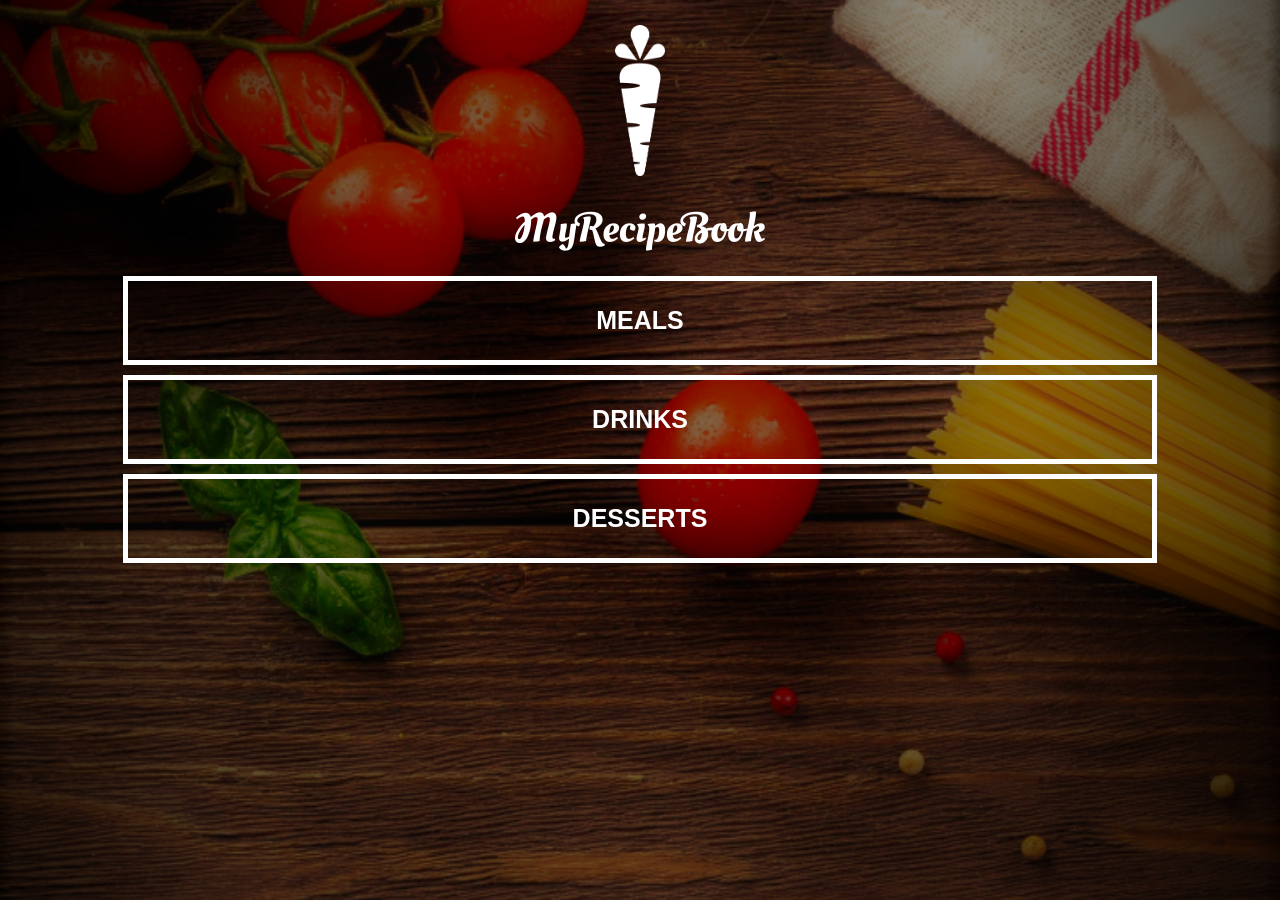
<file: index.html>
<!DOCTYPE html>
<html>
    <head>
        <title>My Recipe Book</title>
        <link rel="stylesheet" href="style.css">
    </head>
    <body class="body-home">
        <div id="home">
            <img src="images/logo-img.png" id="home-logo-img">
            <img src="images/logo-text.png" id="home-logo-text">
        <div class="home-menu">
            <a href="meals.html" class="home-menu-item">
            <p>Meals</p>
            </a>
            
            <a href="drinks.html" class="home-menu-item">
            <p>Drinks</p>
            </a>
            
            <a href="desserts.html" class="home-menu-item">
            <p>Desserts</p>
            </a>
            </div>
        </div>
    
    </body>
</html>
</file>
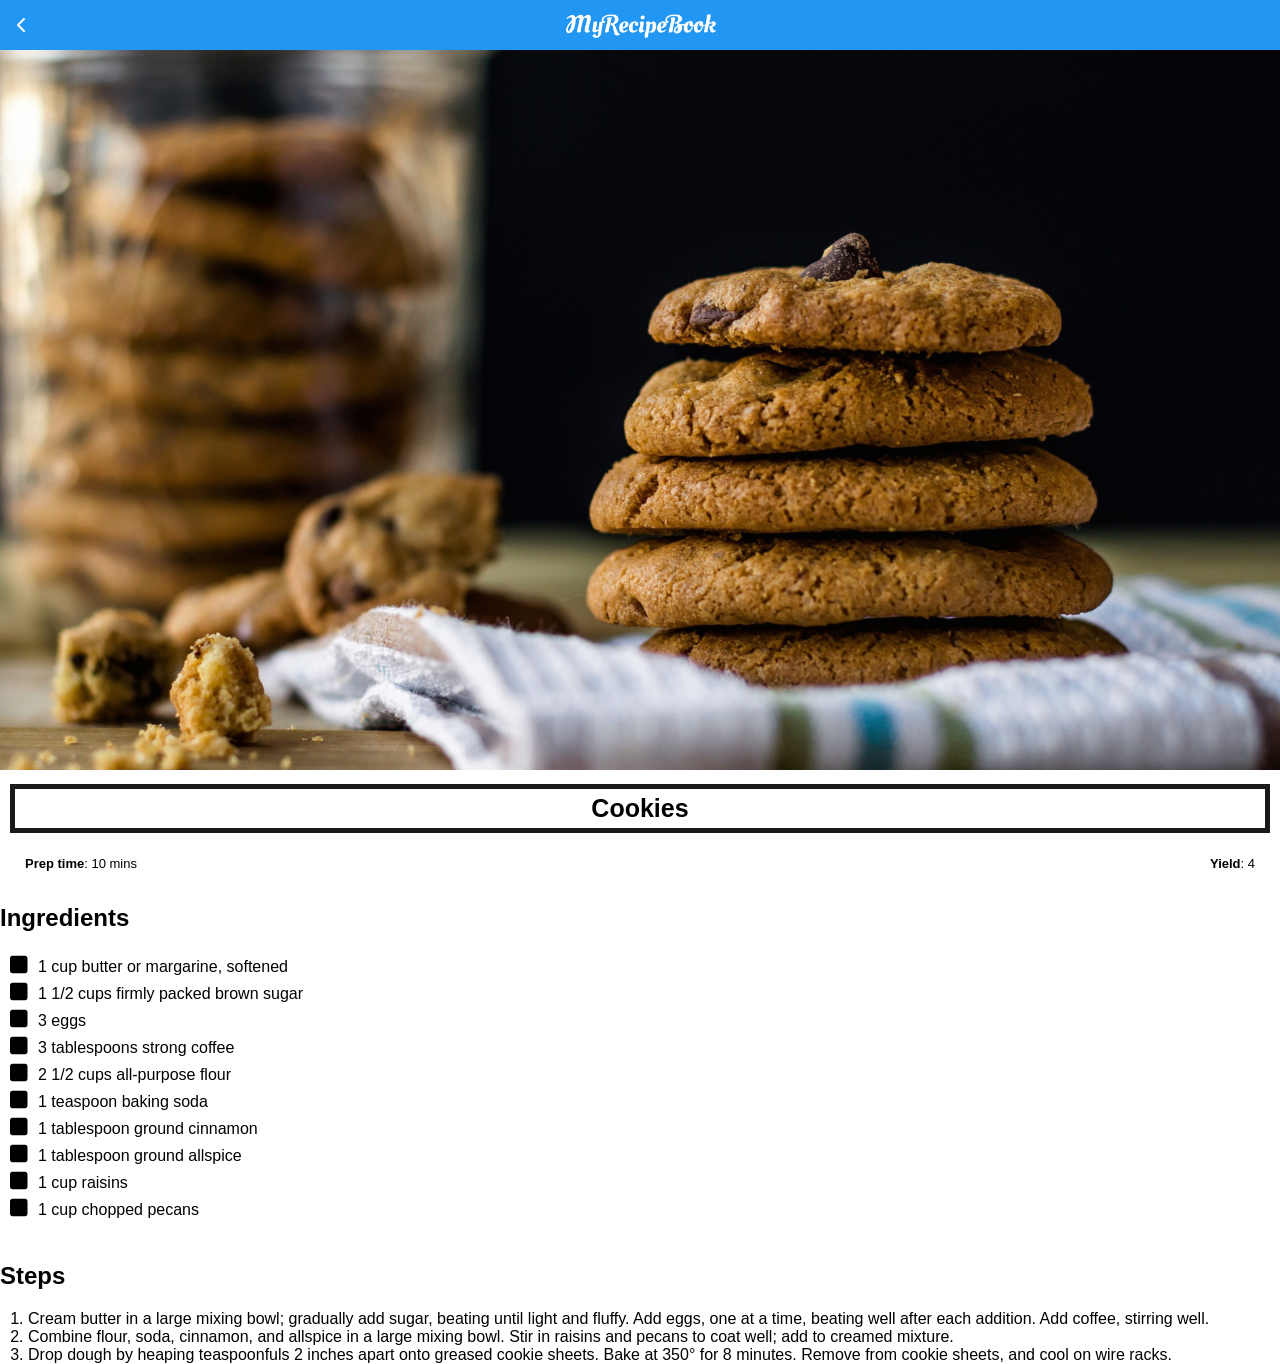
<file: cookies.html>
<!DOCTYPE html>
<html>
    <head>
        <title>My Recipe Book | Meals | Cookies</title>
        <link rel="stylesheet" href="style.css">
        <link rel="stylesheet" href="https://cdnjs.cloudflare.com/ajax/libs/font-awesome/6.0.0-beta3/css/all.min.css">
    </head>
    <body class="body-recipes">
        
        <div class="header">
        <a href="meals.html">
            <i class="fas fa-chevron-left"></i>
            </a>
            
            <img src="images/logo-text.png">
        </div>
        
        <div id="recipe">
            
            <div class="recipe-details">
            <img src="images/cookies.png">
                
                <h1>Cookies</h1>
            </div>
            <div class="recipe-details-info">
                <p><b>Prep time</b>: 10 mins</p>
                <p style="float:right"><b>Yield</b>: 4</p>
            </div>
            <div class="recipe-details-ingredients">
            <h2>Ingredients</h2>
                
                <input id="check-01" type="checkbox">
                <label for="check-01">1 cup butter or margarine, softened</label>
                <br>
                <input id="check-02" type="checkbox">
                <label for="check-02">1 1/2 cups firmly packed brown sugar </label>
                <br>
                <input id="check-03" type="checkbox">
                <label for="check-03">3 eggs</label>
                <br>
                <input id="check-04" type="checkbox">
                <label for="check-04">3 tablespoons strong coffee</label>
                <br>
                <input id="check-05" type="checkbox">
                <label for="check-05">2 1/2 cups all-purpose flour </label>
                <br>
                <input id="check-06" type="checkbox">
                <label for="check-06">1 teaspoon baking soda </label>
                <br>
                <input id="check-07" type="checkbox">
                <label for="check-07">1 tablespoon ground cinnamon </label>
                <br>
                <input id="check-08" type="checkbox">
                <label for="check-08">1 tablespoon ground allspice</label>
                <br>
                <input id="check-09" type="checkbox">
                <label for="check-09">1 cup raisins </label>
                <br>
                <input id="check-10" type="checkbox">
                <label for="check-10">1 cup chopped pecans </label>
            </div>
            <div class="recipe-details-steps">
            <h2>Steps</h2>
                
                <ol>
                    <li>Cream butter in a large mixing bowl; gradually add sugar, beating until light and fluffy. Add eggs, one at a time, beating well after each addition. Add coffee, stirring well. </li>
                    <li>Combine flour, soda, cinnamon, and allspice in a large mixing bowl. Stir in raisins and pecans to coat well; add to creamed mixture. </li>
                    <li>Drop dough by heaping teaspoonfuls 2 inches apart onto greased cookie sheets. Bake at 350° for 8 minutes. Remove from cookie sheets, and cool on wire racks. </li>
                </ol>
            </div>
            
        </div>
    
    </body>
</html>
</file>
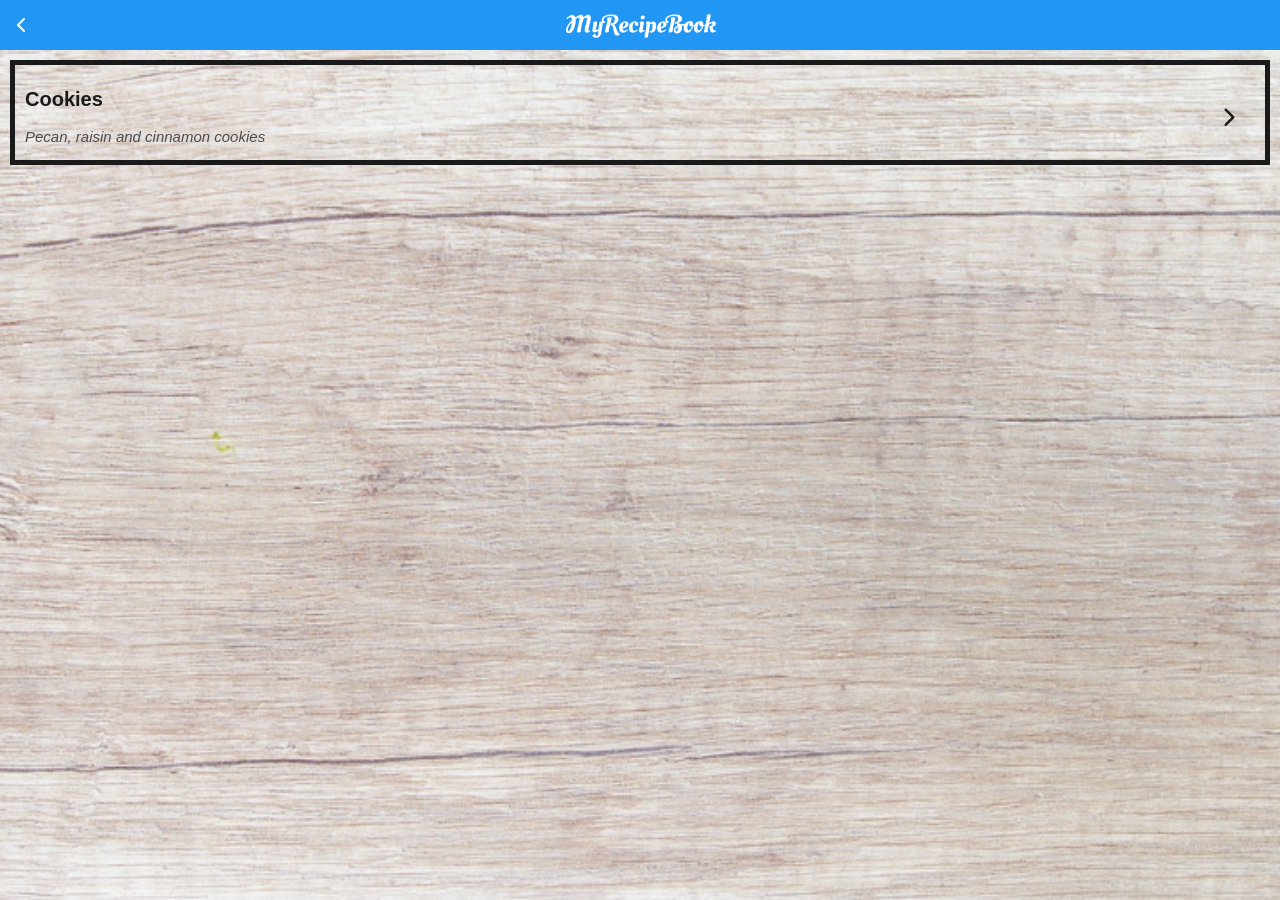
<file: desserts.html>
<!DOCTYPE html>
<html>
    <head>
        <title>My Recipe Book | Dessert</title>
        <link rel="stylesheet" href="style.css">
        <link rel="stylesheet" href="https://cdnjs.cloudflare.com/ajax/libs/font-awesome/6.0.0-beta3/css/all.min.css">
    </head>
    <body class="body-meals">
        
        <div class="header">
        <a href="index.html">
            <i class="fas fa-chevron-left"></i>
            </a>
            
            <img src="images/logo-text.png">
        </div>
        
        <div id="meals">
            
          <div class="meals-list">
              
              <a href="cookies.html">
              <div class="meals-list-items">
                  <h1>Cookies<i class="fas fa-chevron-right"></i></h1>
                  <p>Pecan, raisin and cinnamon cookies </p>
                  </div>
              </a>
            
            </div>
            
        </div>
    
    </body>
</html>
</file>
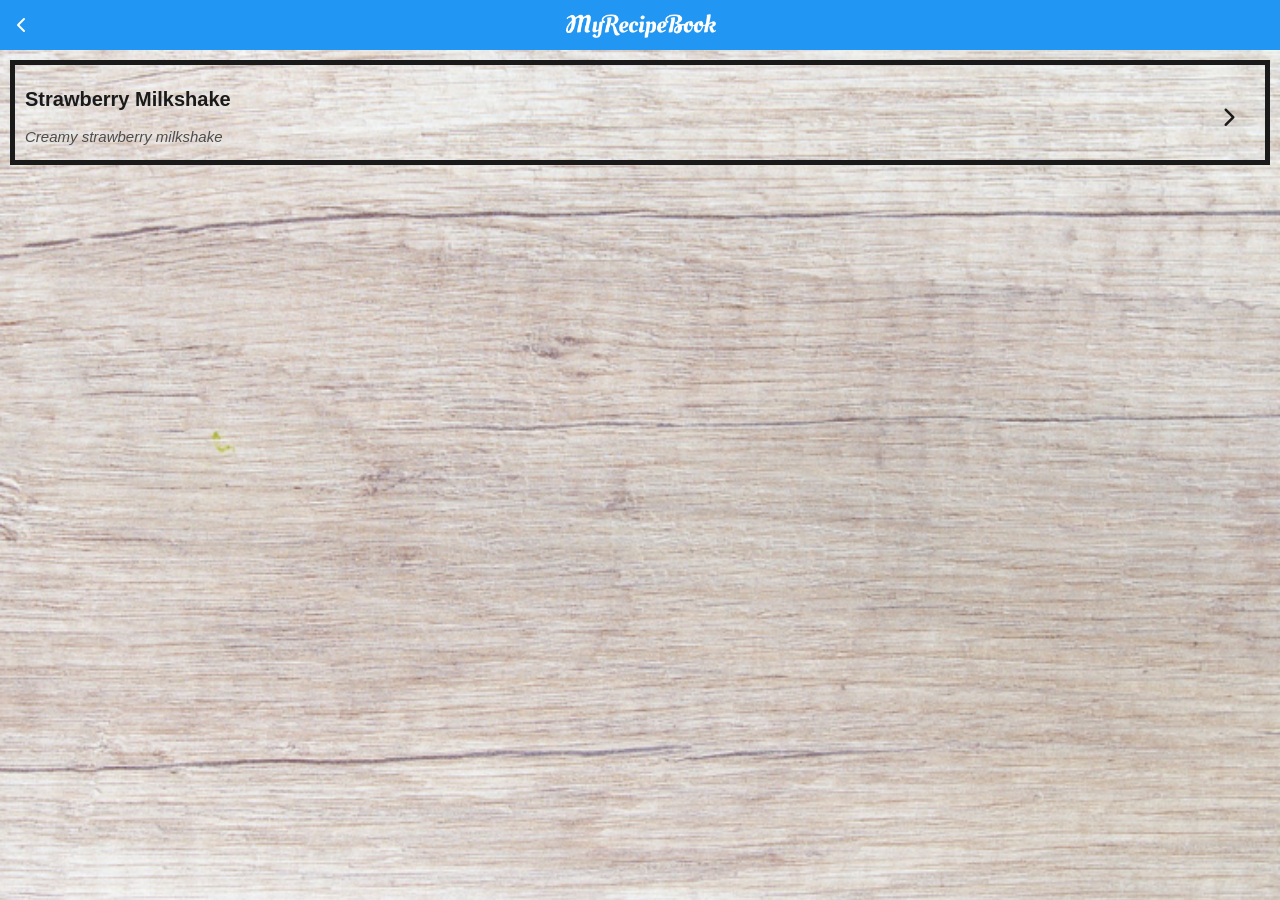
<file: drinks.html>
<!DOCTYPE html>
<html>
    <head>
        <title>My Recipe Book | Drinks</title>
        <link rel="stylesheet" href="style.css">
        <link rel="stylesheet" href="https://cdnjs.cloudflare.com/ajax/libs/font-awesome/6.0.0-beta3/css/all.min.css">
    </head>
    <body class="body-meals">
        
        <div class="header">
        <a href="index.html">
            <i class="fas fa-chevron-left"></i>
            </a>
            
            <img src="images/logo-text.png">
        </div>
        
        <div id="meals">
            
          <div class="meals-list">
              
              <a href="strawberry-milk.html">
              <div class="meals-list-items">
                  <h1>Strawberry Milkshake<i class="fas fa-chevron-right"></i></h1>
                  <p>Creamy strawberry milkshake </p>
                  </div>
              </a>
            
            </div>
            
        </div>
    
    </body>

</html>
</file>
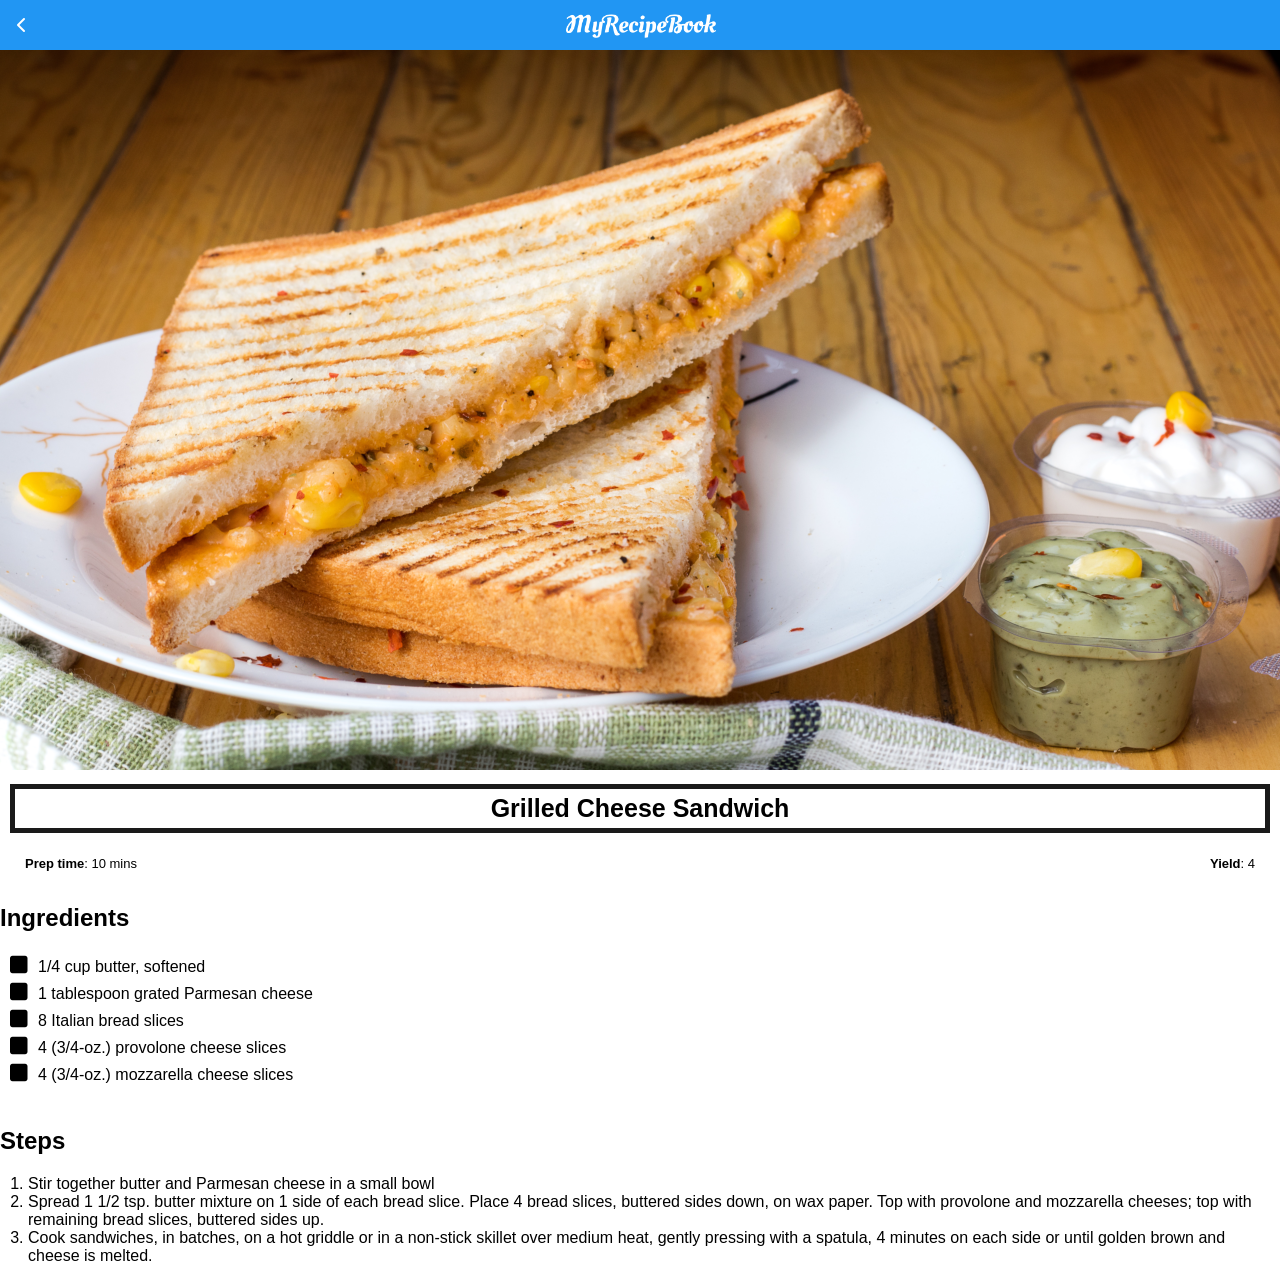
<file: grilled-cheese.html>
<!DOCTYPE html>
<html>
    <head>
        <title>My Recipe Book | Meals | Grilled Cheese</title>
        <link rel="stylesheet" href="style.css">
       <link rel="stylesheet" href="https://cdnjs.cloudflare.com/ajax/libs/font-awesome/6.0.0-beta3/css/all.min.css">
    </head>
    <body class="body-recipes">
        
        <div class="header">
        <a href="meals.html">
            <i class="fas fa-chevron-left"></i>
            </a>
            
            <img src="images/logo-text.png">
        </div>
        
        <div id="recipe">
            
            <div class="recipe-details">
            <img src="images/grilledCheese.png">
                
                <h1>Grilled Cheese Sandwich</h1>
            </div>
            <div class="recipe-details-info">
                <p><b>Prep time</b>: 10 mins</p>
                <p style="float:right"><b>Yield</b>: 4</p>
            </div>
            <div class="recipe-details-ingredients">
            <h2>Ingredients</h2>
                
                <input id="check-01" type="checkbox">
                <label for="check-01">1/4 cup butter, softened </label>
                <br>
                <input id="check-02" type="checkbox">
                <label for="check-02">1 tablespoon grated Parmesan cheese</label>
                <br>
                <input id="check-03" type="checkbox">
                <label for="check-03">8 Italian bread slices</label>
                <br>
                <input id="check-04" type="checkbox">
                <label for="check-04">4 (3/4-oz.) provolone cheese slices</label>
                <br>
                <input id="check-05" type="checkbox">
                <label for="check-05">4 (3/4-oz.) mozzarella cheese slices</label>
            </div>
            <div class="recipe-details-steps">
            <h2>Steps</h2>
                
                <ol>
                    <li>Stir together butter and Parmesan cheese in a small bowl</li>
                    <li>Spread 1 1/2 tsp. butter mixture on 1 side of each bread slice. Place 4 bread slices, buttered sides down, on wax paper. Top with provolone and mozzarella cheeses; top with remaining bread slices, buttered sides up. </li>
                    <li>Cook sandwiches, in batches, on a hot griddle or in a non-stick skillet over medium heat, gently pressing with a spatula, 4 minutes on each side or until golden brown and cheese is melted. </li>
                </ol>
            </div>
            
        </div>
    
    </body>
</html>
</file>
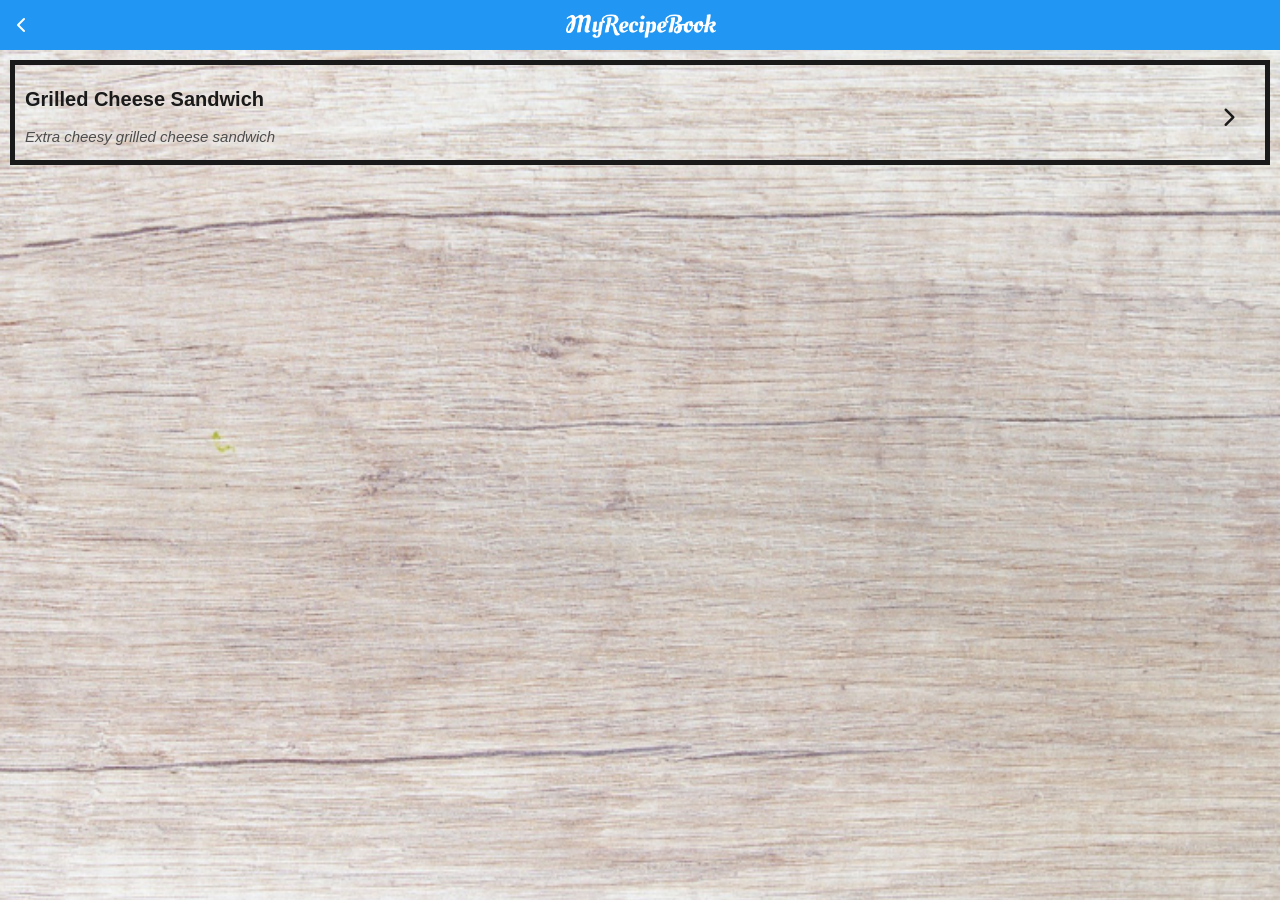
<file: meals.html>
<!DOCTYPE html>
<html>
    <head>
        <title>My Recipe Book | Meals</title>
        <link rel="stylesheet" href="style.css">
       <link rel="stylesheet" href="https://cdnjs.cloudflare.com/ajax/libs/font-awesome/6.0.0-beta3/css/all.min.css">
    </head>
    <body class="body-meals">
        
        <div class="header">
        <a href="index.html">
            <i class="fas fa-chevron-left"></i>
            </a>
            
            <img src="images/logo-text.png">
        </div>
        
        <div id="meals">
            
          <div class="meals-list">
              
              <a href="grilled-cheese.html">
              <div class="meals-list-items">
                  <h1>Grilled Cheese Sandwich<i class="fas fa-chevron-right"></i></h1>
                  <p>Extra cheesy grilled cheese sandwich</p>
                  </div>
              </a>
            
            </div>
            
        </div>
    
    </body>

</html>
</file>
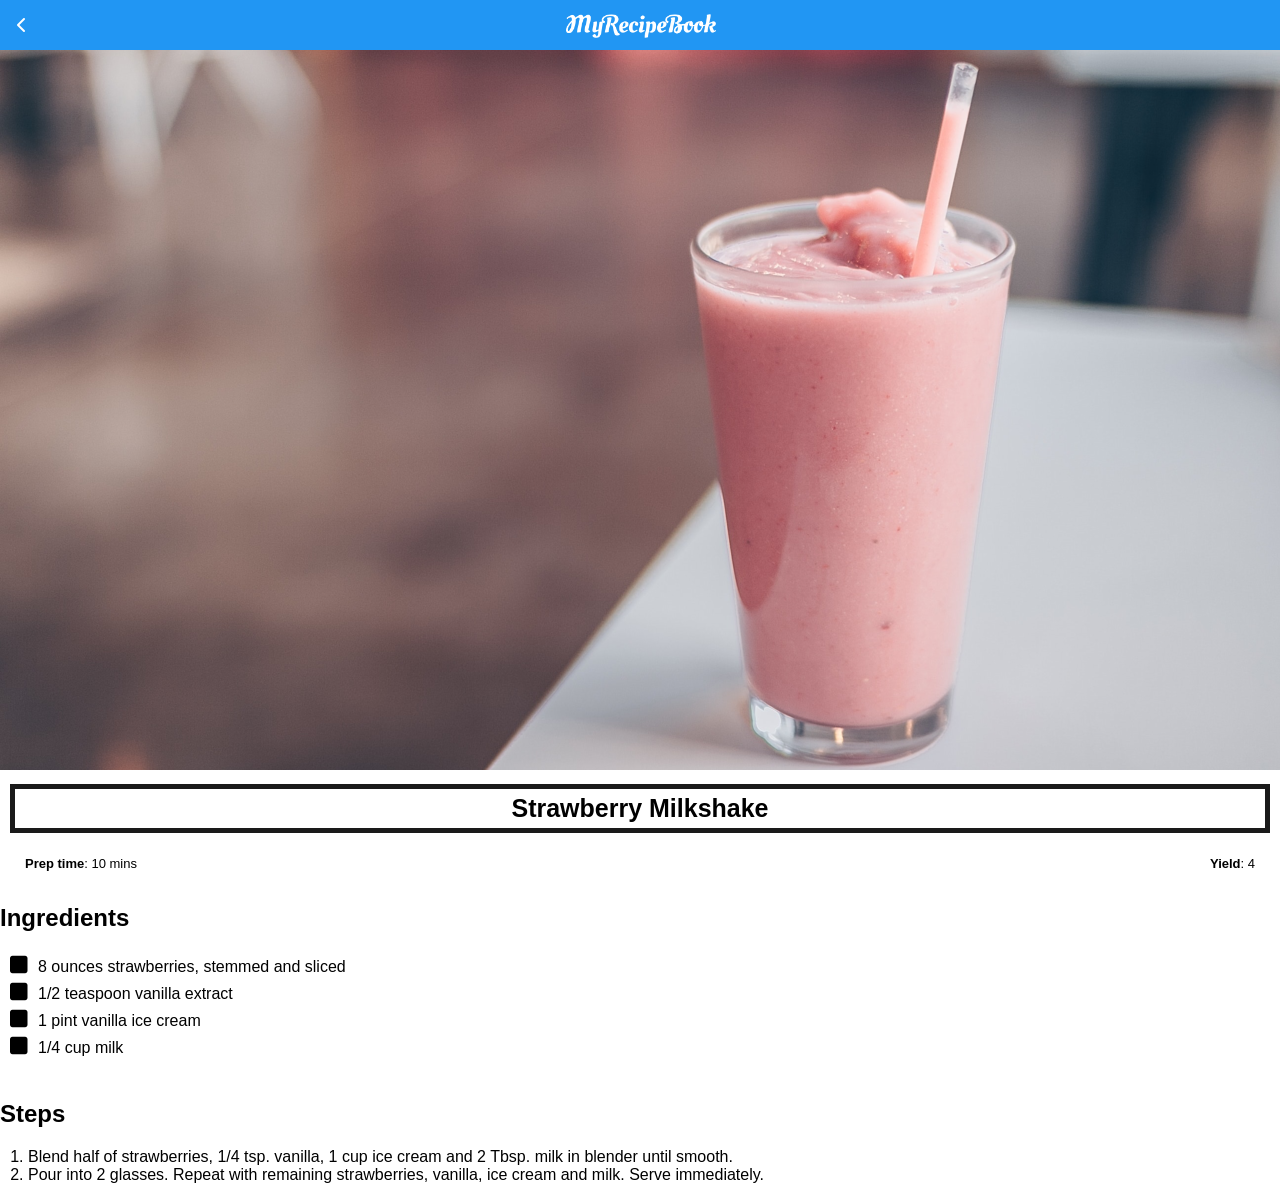
<file: strawberry-milk.html>
<!DOCTYPE html>
<html>
    <head>
        <title>My Recipe Book | Meals | Strawberry Milkshake</title>
        <link rel="stylesheet" href="style.css">
        <link rel="stylesheet" href="https://cdnjs.cloudflare.com/ajax/libs/font-awesome/6.0.0-beta3/css/all.min.css">
    </head>
    <body class="body-recipes">
        
        <div class="header">
        <a href="meals.html">
            <i class="fas fa-chevron-left"></i>
            </a>
            
            <img src="images/logo-text.png">
        </div>
        
        <div id="recipe">
            
            <div class="recipe-details">
            <img src="images/strawberryMilkshake.png">
                
                <h1>Strawberry Milkshake</h1>
            </div>
            <div class="recipe-details-info">
                <p><b>Prep time</b>: 10 mins</p>
                <p style="float:right"><b>Yield</b>: 4</p>
            </div>
            <div class="recipe-details-ingredients">
            <h2>Ingredients</h2>
                
                <input id="check-01" type="checkbox">
                <label for="check-01">8 ounces strawberries, stemmed and sliced </label>
                <br>
                <input id="check-02" type="checkbox">
                <label for="check-02">1/2 teaspoon vanilla extract</label>
                <br>
                <input id="check-03" type="checkbox">
                <label for="check-03">1 pint vanilla ice cream</label>
                <br>
                <input id="check-04" type="checkbox">
                <label for="check-04">1/4 cup milk </label>
            </div>
            <div class="recipe-details-steps">
            <h2>Steps</h2>
                
                <ol>
                    <li>Blend half of strawberries, 1/4 tsp. vanilla, 1 cup ice cream and 2 Tbsp. milk in blender until smooth. </li>
                    <li>Pour into 2 glasses. Repeat with remaining strawberries, vanilla, ice cream and milk. Serve immediately.</li>
                </ol>
            </div>
            
        </div>
    
    </body>
</html>
</file>
<file: style.css>
html{
    height: 100%;
}

body{
  font-family: sans-serif;
    margin: 0;
    padding: 0;
    height: 100%;
}
.body-home{
    background-image: url('images/background-01-port.png');
    background-position: center;
    background-attachment: fixed;
    background-repeat: no-repeat;
    background-size: cover;
}

.body-meals{
    background-image: url('images/background-02-port.png');
    background-position: center;
    background-attachment: fixed;
    background-repeat: no-repeat;
    background-size: cover;
}

/*========== COSTOM CHECKBOXES =========*/
input[type=checkbox] {
    display: none;
}

input[type=checkbox] + label:before {
    font-family: FontAwesome;
    display:inline-block;
    content: "\f0c8";
    letter-spacing: 10px;
    font-size: 20px;
}

input[type=checkbox]:checked + label:before {
    content:"\f14a";
}
/*========== HEADER =========*/
.header{
    background-color: #2196f3;
    width:100%;
    height:50px;
    top:0;
    position: fixed;
    overflow:hidden;
    text-align: center;
}

.header i{
    float: left;
    padding: 17px 0 0 17px;
    color:white;
}

.header img{
    width:150px;
    padding-top: 14px;
    padding-right: 25px;
}

/*========== HOME PAGE=========*/
#home-logo-img {
    width:50px;
    display: block;
    margin:auto;
    padding: 25px 10px 10px 10px;
}

#home-logo-text {
    width: auto;
    display: block;
    margin: auto;
    padding: 25px;
}
/*======= HOME PAGE MENU======*/

.home-menu-item {
    text-decoration: none;
    text-transform: uppercase;
    color:white;
    font-size: 25px;
    font-weight: bold;
    text-align-last: center;
    border: 5px solid white;
    display: block;
    margin:auto;
    margin-bottom: 10px;
    width: 80%;
}

/*========== MEALS PAGE=========*/
#meals {
    padding-top:50px;
}
/*======= MEALS PAGE MENU======*/

.meals-list a {
    text-decoration: none;
}

.meals-list-items {
    border: 5px solid #1a1a1a;
    margin:10px;
}

.meals-list-items h1{
    font-weight: bold;
    font-size: 20px;
    color: #1a1a1a;
    padding: 10px;
}

.meals-list-items i{
    float: right;
    color: #1a1a1a;
    padding: 20px;
}

.meals-list-items p{
    color: #4d4d4d;
    font-size: 15px;
    font-style: italic;
    margin-top:-7px;
    padding-left: 10px;
}

/*========== RECIPE PAGE=========*/
#recipe{
    padding-top: 50px;
}

/*======= RECIPE DETAILES======*/

.recipe-details img{
    width:100%;
}

.recipe-details h1{
    font-size:25px;
    text-align: center;
    border:5px solid #1a1a1a;
    margin:10px;
    padding:5px;
}

.recipe-details h2{
    font-size: 20px;
    text-align: left;
    margin:0;
    margin-left: 10px;
}
.recipe-details-info{
    margin-left:25px;
    margin-right: 25px;
}

.recipe-details-info p{
    font-size:13px;
    display: inline-block;
}

.recipe-details-ingredients label {
    line-height: 25px;
    margin-left: 10px;
}

.recipe-details-steps {
    padding-top: 20px;
}

.recipe-details-steps ol {
    padding-left:28px;
}
</file>
